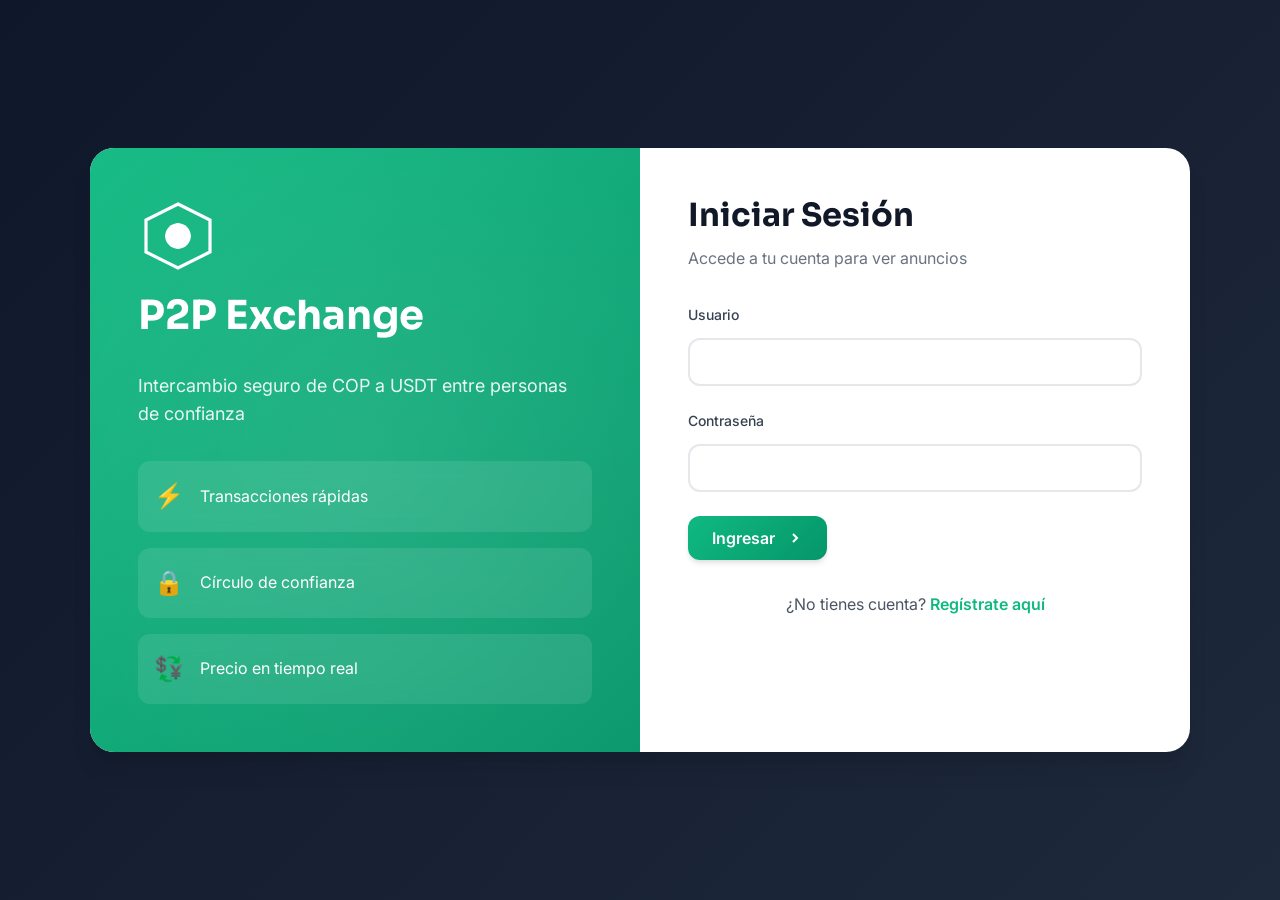
<file: index.html>
<!DOCTYPE html>
<html lang="es">
<head>
    <meta charset="UTF-8">
    <meta name="viewport" content="width=device-width, initial-scale=1.0">
    <title>P2P Exchange - Ingreso</title>
    <link rel="stylesheet" href="styles.css">
    <link href="https://fonts.googleapis.com/css2?family=Sora:wght@400;600;700&family=Inter:wght@400;500;600&display=swap" rel="stylesheet">
</head>
<body class="auth-page">
    <div class="auth-container">
        <div class="auth-visual">
            <div class="visual-content">
                <div class="logo-area">
                    <div class="logo-icon">
                        <svg viewBox="0 0 50 50" fill="none" xmlns="http://www.w3.org/2000/svg">
                            <path d="M25 5L45 15V35L25 45L5 35V15L25 5Z" stroke="currentColor" stroke-width="2" fill="none"/>
                            <circle cx="25" cy="25" r="8" fill="currentColor"/>
                            <path d="M25 17V33M17 25H33" stroke="white" stroke-width="2"/>
                        </svg>
                    </div>
                    <h1>P2P Exchange</h1>
                </div>
                <p class="tagline">Intercambio seguro de COP a USDT entre personas de confianza</p>
                <div class="features">
                    <div class="feature">
                        <span class="feature-icon">⚡</span>
                        <span>Transacciones rápidas</span>
                    </div>
                    <div class="feature">
                        <span class="feature-icon">🔒</span>
                        <span>Círculo de confianza</span>
                    </div>
                    <div class="feature">
                        <span class="feature-icon">💱</span>
                        <span>Precio en tiempo real</span>
                    </div>
                </div>
            </div>
        </div>

        <div class="auth-forms">
            <!-- Login Form -->
            <div id="loginForm" class="form-panel active">
                <h2>Iniciar Sesión</h2>
                <p class="form-subtitle">Accede a tu cuenta para ver anuncios</p>
                
                <form id="login-form">
                    <div class="form-group">
                        <label for="login-username">Usuario</label>
                        <input type="text" id="login-username" required autocomplete="username">
                    </div>
                    
                    <div class="form-group">
                        <label for="login-password">Contraseña</label>
                        <input type="password" id="login-password" required autocomplete="current-password">
                    </div>

                    <button type="submit" class="btn btn-primary">
                        <span>Ingresar</span>
                        <svg width="16" height="16" viewBox="0 0 16 16" fill="none">
                            <path d="M6 12L10 8L6 4" stroke="currentColor" stroke-width="2"/>
                        </svg>
                    </button>
                </form>

                <p class="form-switch">
                    ¿No tienes cuenta? 
                    <a href="#" id="showRegister">Regístrate aquí</a>
                </p>
            </div>

            <!-- Register Form -->
            <div id="registerForm" class="form-panel">
                <h2>Crear Cuenta</h2>
                <p class="form-subtitle">Únete a la comunidad de intercambio</p>
                
                <form id="register-form">
                    <div class="form-group">
                        <label for="reg-username">Usuario</label>
                        <input type="text" id="reg-username" required autocomplete="username">
                    </div>

                    <div class="form-group">
                        <label for="reg-name">Nombre completo</label>
                        <input type="text" id="reg-name" required autocomplete="name">
                    </div>

                    <div class="form-group">
                        <label for="reg-whatsapp">WhatsApp (con código de país)</label>
                        <input type="tel" id="reg-whatsapp" placeholder="+57 300 123 4567" required>
                    </div>
                    
                    <div class="form-group">
                        <label for="reg-password">Contraseña</label>
                        <input type="password" id="reg-password" required autocomplete="new-password">
                    </div>

                    <div class="form-group">
                        <label for="reg-binance">Dirección Wallet Binance (opcional)</label>
                        <input type="text" id="reg-binance" placeholder="0x...">
                    </div>

                    <button type="submit" class="btn btn-primary">
                        <span>Crear Cuenta</span>
                        <svg width="16" height="16" viewBox="0 0 16 16" fill="none">
                            <path d="M6 12L10 8L6 4" stroke="currentColor" stroke-width="2"/>
                        </svg>
                    </button>
                </form>

                <p class="form-switch">
                    ¿Ya tienes cuenta? 
                    <a href="#" id="showLogin">Inicia sesión</a>
                </p>
            </div>
        </div>
    </div>

    <div id="notification" class="notification"></div>

    <script src="auth.js"></script>
</body>
</html>
</file>
<file: styles.css>
/* ==================== Variables ==================== */
:root {
    /* Colores principales */
    --primary-green: #10b981;
    --primary-green-dark: #059669;
    --primary-green-light: #34d399;
    --accent-orange: #f59e0b;
    --accent-orange-dark: #d97706;
    
    /* Grises */
    --gray-50: #f9fafb;
    --gray-100: #f3f4f6;
    --gray-200: #e5e7eb;
    --gray-300: #d1d5db;
    --gray-400: #9ca3af;
    --gray-500: #6b7280;
    --gray-600: #4b5563;
    --gray-700: #374151;
    --gray-800: #1f2937;
    --gray-900: #111827;
    
    /* Tipografía */
    --font-display: 'Sora', sans-serif;
    --font-body: 'Inter', sans-serif;
    
    /* Espaciado */
    --spacing-xs: 0.5rem;
    --spacing-sm: 0.75rem;
    --spacing-md: 1rem;
    --spacing-lg: 1.5rem;
    --spacing-xl: 2rem;
    --spacing-2xl: 3rem;
    
    /* Bordes */
    --radius-sm: 8px;
    --radius-md: 12px;
    --radius-lg: 16px;
    --radius-xl: 24px;
    
    /* Sombras */
    --shadow-sm: 0 1px 2px 0 rgba(0, 0, 0, 0.05);
    --shadow-md: 0 4px 6px -1px rgba(0, 0, 0, 0.1), 0 2px 4px -1px rgba(0, 0, 0, 0.06);
    --shadow-lg: 0 10px 15px -3px rgba(0, 0, 0, 0.1), 0 4px 6px -2px rgba(0, 0, 0, 0.05);
    --shadow-xl: 0 20px 25px -5px rgba(0, 0, 0, 0.1), 0 10px 10px -5px rgba(0, 0, 0, 0.04);
    
    /* Transiciones */
    --transition-fast: 150ms ease;
    --transition-base: 200ms ease;
    --transition-slow: 300ms ease;
}

/* ==================== Reset y Base ==================== */
* {
    margin: 0;
    padding: 0;
    box-sizing: border-box;
}

body {
    font-family: var(--font-body);
    color: var(--gray-800);
    background: var(--gray-50);
    line-height: 1.6;
    -webkit-font-smoothing: antialiased;
    -moz-osx-font-smoothing: grayscale;
}

h1, h2, h3, h4, h5, h6 {
    font-family: var(--font-display);
    font-weight: 700;
    line-height: 1.2;
}

/* ==================== Auth Page ==================== */
.auth-page {
    min-height: 100vh;
    display: flex;
    align-items: center;
    justify-content: center;
    background: linear-gradient(135deg, #0f172a 0%, #1e293b 100%);
    padding: var(--spacing-lg);
}

.auth-container {
    display: grid;
    grid-template-columns: 1fr 1fr;
    max-width: 1100px;
    width: 100%;
    background: white;
    border-radius: var(--radius-xl);
    overflow: hidden;
    box-shadow: var(--shadow-xl);
    animation: slideUp 0.5s ease;
}

@keyframes slideUp {
    from {
        opacity: 0;
        transform: translateY(20px);
    }
    to {
        opacity: 1;
        transform: translateY(0);
    }
}

.auth-visual {
    background: linear-gradient(135deg, var(--primary-green) 0%, var(--primary-green-dark) 100%);
    color: white;
    padding: var(--spacing-2xl);
    display: flex;
    flex-direction: column;
    justify-content: center;
    position: relative;
    overflow: hidden;
}

.auth-visual::before {
    content: '';
    position: absolute;
    top: -50%;
    right: -50%;
    width: 200%;
    height: 200%;
    background: radial-gradient(circle, rgba(255,255,255,0.1) 0%, transparent 70%);
    animation: pulse 8s ease-in-out infinite;
}

@keyframes pulse {
    0%, 100% { transform: scale(1); opacity: 0.3; }
    50% { transform: scale(1.1); opacity: 0.5; }
}

.visual-content {
    position: relative;
    z-index: 1;
}

.logo-area {
    margin-bottom: var(--spacing-xl);
}

.logo-icon {
    width: 80px;
    height: 80px;
    margin-bottom: var(--spacing-md);
    color: white;
    animation: float 3s ease-in-out infinite;
}

@keyframes float {
    0%, 100% { transform: translateY(0); }
    50% { transform: translateY(-10px); }
}

.logo-area h1 {
    font-size: 2.5rem;
    margin-bottom: var(--spacing-sm);
}

.tagline {
    font-size: 1.125rem;
    opacity: 0.9;
    margin-bottom: var(--spacing-xl);
    line-height: 1.6;
}

.features {
    display: flex;
    flex-direction: column;
    gap: var(--spacing-md);
}

.feature {
    display: flex;
    align-items: center;
    gap: var(--spacing-md);
    background: rgba(255, 255, 255, 0.1);
    padding: var(--spacing-md);
    border-radius: var(--radius-md);
    backdrop-filter: blur(10px);
}

.feature-icon {
    font-size: 1.5rem;
}

.auth-forms {
    padding: var(--spacing-2xl);
    position: relative;
}

.form-panel {
    display: none;
    animation: fadeIn 0.3s ease;
}

.form-panel.active {
    display: block;
}

@keyframes fadeIn {
    from { opacity: 0; }
    to { opacity: 1; }
}

.form-panel h2 {
    font-size: 2rem;
    margin-bottom: var(--spacing-sm);
    color: var(--gray-900);
}

.form-subtitle {
    color: var(--gray-500);
    margin-bottom: var(--spacing-xl);
}

.form-group {
    margin-bottom: var(--spacing-lg);
}

.form-group label {
    display: block;
    font-weight: 500;
    margin-bottom: var(--spacing-sm);
    color: var(--gray-700);
    font-size: 0.875rem;
}

.form-group input,
.form-group select {
    width: 100%;
    padding: 0.75rem 1rem;
    border: 2px solid var(--gray-200);
    border-radius: var(--radius-md);
    font-size: 1rem;
    transition: all var(--transition-base);
    font-family: var(--font-body);
}

.form-group input:focus,
.form-group select:focus {
    outline: none;
    border-color: var(--primary-green);
    box-shadow: 0 0 0 3px rgba(16, 185, 129, 0.1);
}

.form-hint {
    display: block;
    font-size: 0.75rem;
    color: var(--gray-500);
    margin-top: var(--spacing-xs);
}

/* ==================== Buttons ==================== */
.btn {
    display: inline-flex;
    align-items: center;
    justify-content: center;
    gap: var(--spacing-sm);
    padding: 0.75rem 1.5rem;
    border: none;
    border-radius: var(--radius-md);
    font-weight: 600;
    font-size: 1rem;
    cursor: pointer;
    transition: all var(--transition-base);
    font-family: var(--font-body);
    text-decoration: none;
}

.btn-primary {
    background: linear-gradient(135deg, var(--primary-green) 0%, var(--primary-green-dark) 100%);
    color: white;
    box-shadow: var(--shadow-md);
}

.btn-primary:hover {
    transform: translateY(-2px);
    box-shadow: var(--shadow-lg);
}

.btn-primary:active {
    transform: translateY(0);
}

.btn-secondary {
    background: var(--gray-100);
    color: var(--gray-700);
}

.btn-secondary:hover {
    background: var(--gray-200);
}

.form-switch {
    text-align: center;
    margin-top: var(--spacing-xl);
    color: var(--gray-600);
}

.form-switch a {
    color: var(--primary-green);
    font-weight: 600;
    text-decoration: none;
    transition: color var(--transition-fast);
}

.form-switch a:hover {
    color: var(--primary-green-dark);
    text-decoration: underline;
}

/* ==================== Dashboard ==================== */
.dashboard-page {
    min-height: 100vh;
    background: var(--gray-50);
}

.main-header {
    background: white;
    border-bottom: 1px solid var(--gray-200);
    padding: var(--spacing-md) 0;
    position: sticky;
    top: 0;
    z-index: 100;
    box-shadow: var(--shadow-sm);
}

.header-content {
    max-width: 1400px;
    margin: 0 auto;
    padding: 0 var(--spacing-lg);
    display: flex;
    align-items: center;
    justify-content: space-between;
}

.logo-section {
    display: flex;
    align-items: center;
    gap: var(--spacing-md);
}

.logo-icon-small {
    width: 40px;
    height: 40px;
    color: var(--primary-green);
}

.logo-text {
    font-family: var(--font-display);
    font-size: 1.25rem;
    font-weight: 700;
    color: var(--gray-900);
}

.header-actions {
    display: flex;
    align-items: center;
    gap: var(--spacing-md);
}

.price-ticker {
    display: flex;
    flex-direction: column;
    padding: var(--spacing-sm) var(--spacing-md);
    background: var(--gray-100);
    border-radius: var(--radius-md);
}

.ticker-label {
    font-size: 0.75rem;
    color: var(--gray-500);
    font-weight: 500;
}

.ticker-price {
    font-size: 1.125rem;
    font-weight: 700;
    color: var(--primary-green);
    font-family: var(--font-display);
}

.main-content {
    padding: var(--spacing-2xl) 0;
}

.container {
    max-width: 1400px;
    margin: 0 auto;
    padding: 0 var(--spacing-lg);
}

.filter-section {
    margin-bottom: var(--spacing-xl);
}

.filter-section h1 {
    font-size: 2rem;
    margin-bottom: var(--spacing-lg);
    color: var(--gray-900);
}

.filter-tabs {
    display: flex;
    gap: var(--spacing-md);
    background: white;
    padding: var(--spacing-sm);
    border-radius: var(--radius-lg);
    box-shadow: var(--shadow-sm);
}

.filter-tab {
    flex: 1;
    display: flex;
    align-items: center;
    justify-content: center;
    gap: var(--spacing-sm);
    padding: var(--spacing-md) var(--spacing-lg);
    background: transparent;
    border: none;
    border-radius: var(--radius-md);
    font-weight: 600;
    color: var(--gray-600);
    cursor: pointer;
    transition: all var(--transition-base);
    font-family: var(--font-body);
}

.filter-tab:hover {
    background: var(--gray-50);
}

.filter-tab.active {
    background: var(--primary-green);
    color: white;
}

.filter-tab svg {
    width: 20px;
    height: 20px;
}

/* ==================== Ads Grid ==================== */
.ads-grid {
    display: grid;
    grid-template-columns: repeat(auto-fill, minmax(350px, 1fr));
    gap: var(--spacing-lg);
}

.ad-card {
    background: white;
    border-radius: var(--radius-lg);
    padding: var(--spacing-lg);
    box-shadow: var(--shadow-md);
    transition: all var(--transition-base);
    border: 2px solid transparent;
    animation: cardAppear 0.3s ease;
}

@keyframes cardAppear {
    from {
        opacity: 0;
        transform: scale(0.95);
    }
    to {
        opacity: 1;
        transform: scale(1);
    }
}

.ad-card:hover {
    transform: translateY(-4px);
    box-shadow: var(--shadow-xl);
    border-color: var(--primary-green-light);
}

.ad-header {
    display: flex;
    align-items: center;
    justify-content: space-between;
    margin-bottom: var(--spacing-md);
    padding-bottom: var(--spacing-md);
    border-bottom: 1px solid var(--gray-100);
}

.ad-type-badge {
    display: flex;
    align-items: center;
    gap: var(--spacing-xs);
    padding: var(--spacing-xs) var(--spacing-md);
    border-radius: var(--radius-sm);
    font-size: 0.875rem;
    font-weight: 600;
}

.ad-type-badge.sell {
    background: rgba(239, 68, 68, 0.1);
    color: #dc2626;
}

.ad-type-badge.buy {
    background: rgba(16, 185, 129, 0.1);
    color: var(--primary-green);
}

.ad-user {
    font-weight: 600;
    color: var(--gray-900);
}

.ad-body {
    margin-bottom: var(--spacing-lg);
}

.ad-amount {
    display: flex;
    align-items: baseline;
    gap: var(--spacing-sm);
    margin-bottom: var(--spacing-md);
}

.ad-amount-value {
    font-size: 2rem;
    font-weight: 700;
    color: var(--gray-900);
    font-family: var(--font-display);
}

.ad-amount-currency {
    font-size: 1.25rem;
    color: var(--gray-500);
}

.ad-price-info {
    display: grid;
    grid-template-columns: 1fr 1fr;
    gap: var(--spacing-md);
    padding: var(--spacing-md);
    background: var(--gray-50);
    border-radius: var(--radius-md);
    margin-bottom: var(--spacing-md);
}

.price-item {
    display: flex;
    flex-direction: column;
}

.price-item span {
    font-size: 0.75rem;
    color: var(--gray-500);
    margin-bottom: 0.25rem;
}

.price-item strong {
    font-size: 1rem;
    color: var(--gray-900);
    font-family: var(--font-display);
}

.price-item strong.highlight {
    color: var(--primary-green);
    font-size: 1.125rem;
}

.ad-payment-info {
    display: flex;
    flex-direction: column;
    gap: var(--spacing-sm);
    padding: var(--spacing-md);
    background: var(--gray-50);
    border-radius: var(--radius-md);
    margin-bottom: var(--spacing-md);
}

.payment-row {
    display: flex;
    justify-content: space-between;
    font-size: 0.875rem;
}

.payment-row .label {
    color: var(--gray-500);
}

.payment-row .value {
    font-weight: 600;
    color: var(--gray-900);
}

.ad-footer {
    display: flex;
    gap: var(--spacing-sm);
}

.btn-whatsapp {
    background: #25D366;
    color: white;
    flex: 1;
}

.btn-whatsapp:hover {
    background: #20BA5A;
    transform: translateY(-2px);
}

/* ==================== Modal ==================== */
.modal {
    display: none;
    position: fixed;
    top: 0;
    left: 0;
    width: 100%;
    height: 100%;
    background: rgba(0, 0, 0, 0.5);
    z-index: 1000;
    backdrop-filter: blur(4px);
    animation: fadeIn 0.2s ease;
}

.modal.active {
    display: flex;
    align-items: center;
    justify-content: center;
    padding: var(--spacing-lg);
}

.modal-content {
    background: white;
    border-radius: var(--radius-xl);
    max-width: 600px;
    width: 100%;
    max-height: 90vh;
    overflow-y: auto;
    box-shadow: var(--shadow-xl);
    animation: slideUp 0.3s ease;
}

.modal-header {
    display: flex;
    align-items: center;
    justify-content: space-between;
    padding: var(--spacing-xl);
    border-bottom: 1px solid var(--gray-200);
}

.modal-header h2 {
    font-size: 1.5rem;
}

.modal-close {
    width: 40px;
    height: 40px;
    display: flex;
    align-items: center;
    justify-content: center;
    background: var(--gray-100);
    border: none;
    border-radius: 50%;
    cursor: pointer;
    transition: all var(--transition-fast);
}

.modal-close:hover {
    background: var(--gray-200);
    transform: rotate(90deg);
}

.modal-content form {
    padding: var(--spacing-xl);
}

.form-row {
    display: grid;
    grid-template-columns: 1fr 1fr;
    gap: var(--spacing-md);
}

.radio-group {
    display: grid;
    grid-template-columns: 1fr 1fr;
    gap: var(--spacing-md);
}

.radio-option {
    position: relative;
    cursor: pointer;
}

.radio-option input {
    position: absolute;
    opacity: 0;
}

.radio-label {
    display: flex;
    align-items: center;
    justify-content: center;
    gap: var(--spacing-sm);
    padding: var(--spacing-md);
    border: 2px solid var(--gray-200);
    border-radius: var(--radius-md);
    transition: all var(--transition-base);
    font-weight: 600;
}

.radio-option input:checked + .radio-label {
    border-color: var(--primary-green);
    background: rgba(16, 185, 129, 0.05);
    color: var(--primary-green);
}

.price-preview {
    background: linear-gradient(135deg, var(--primary-green-light) 0%, var(--primary-green) 100%);
    color: white;
    padding: var(--spacing-lg);
    border-radius: var(--radius-md);
    margin-bottom: var(--spacing-lg);
}

.price-preview .price-item {
    display: flex;
    justify-content: space-between;
    margin-bottom: var(--spacing-sm);
}

.price-preview .price-item:last-child {
    margin-bottom: 0;
    padding-top: var(--spacing-sm);
    border-top: 1px solid rgba(255, 255, 255, 0.2);
}

.price-preview span {
    opacity: 0.9;
}

.price-preview strong {
    font-family: var(--font-display);
}

.form-actions {
    display: flex;
    gap: var(--spacing-md);
    margin-top: var(--spacing-lg);
}

.form-actions .btn {
    flex: 1;
}

/* ==================== Empty State ==================== */
.empty-state {
    text-align: center;
    padding: var(--spacing-2xl);
    background: white;
    border-radius: var(--radius-lg);
    box-shadow: var(--shadow-md);
}

.empty-icon {
    width: 80px;
    height: 80px;
    margin: 0 auto var(--spacing-lg);
    color: var(--gray-300);
}

.empty-state h3 {
    font-size: 1.5rem;
    margin-bottom: var(--spacing-sm);
    color: var(--gray-900);
}

.empty-state p {
    color: var(--gray-500);
    margin-bottom: var(--spacing-lg);
}

/* ==================== Notification ==================== */
.notification {
    position: fixed;
    top: var(--spacing-lg);
    right: var(--spacing-lg);
    padding: var(--spacing-md) var(--spacing-lg);
    background: white;
    border-radius: var(--radius-md);
    box-shadow: var(--shadow-xl);
    z-index: 2000;
    transform: translateX(400px);
    transition: transform var(--transition-base);
    border-left: 4px solid var(--primary-green);
    font-weight: 500;
}

.notification.show {
    transform: translateX(0);
}

.notification.error {
    border-left-color: #ef4444;
}

/* ==================== Responsive ==================== */
@media (max-width: 968px) {
    .auth-container {
        grid-template-columns: 1fr;
    }
    
    .auth-visual {
        display: none;
    }
    
    .ads-grid {
        grid-template-columns: 1fr;
    }
    
    .header-content {
        flex-direction: column;
        gap: var(--spacing-md);
    }
    
    .filter-tabs {
        flex-direction: column;
    }
}

@media (max-width: 640px) {
    .form-row {
        grid-template-columns: 1fr;
    }
    
    .radio-group {
        grid-template-columns: 1fr;
    }
    
    .header-actions {
        flex-wrap: wrap;
        width: 100%;
    }
    
    .header-actions .btn {
        flex: 1;
    }
}
</file>
